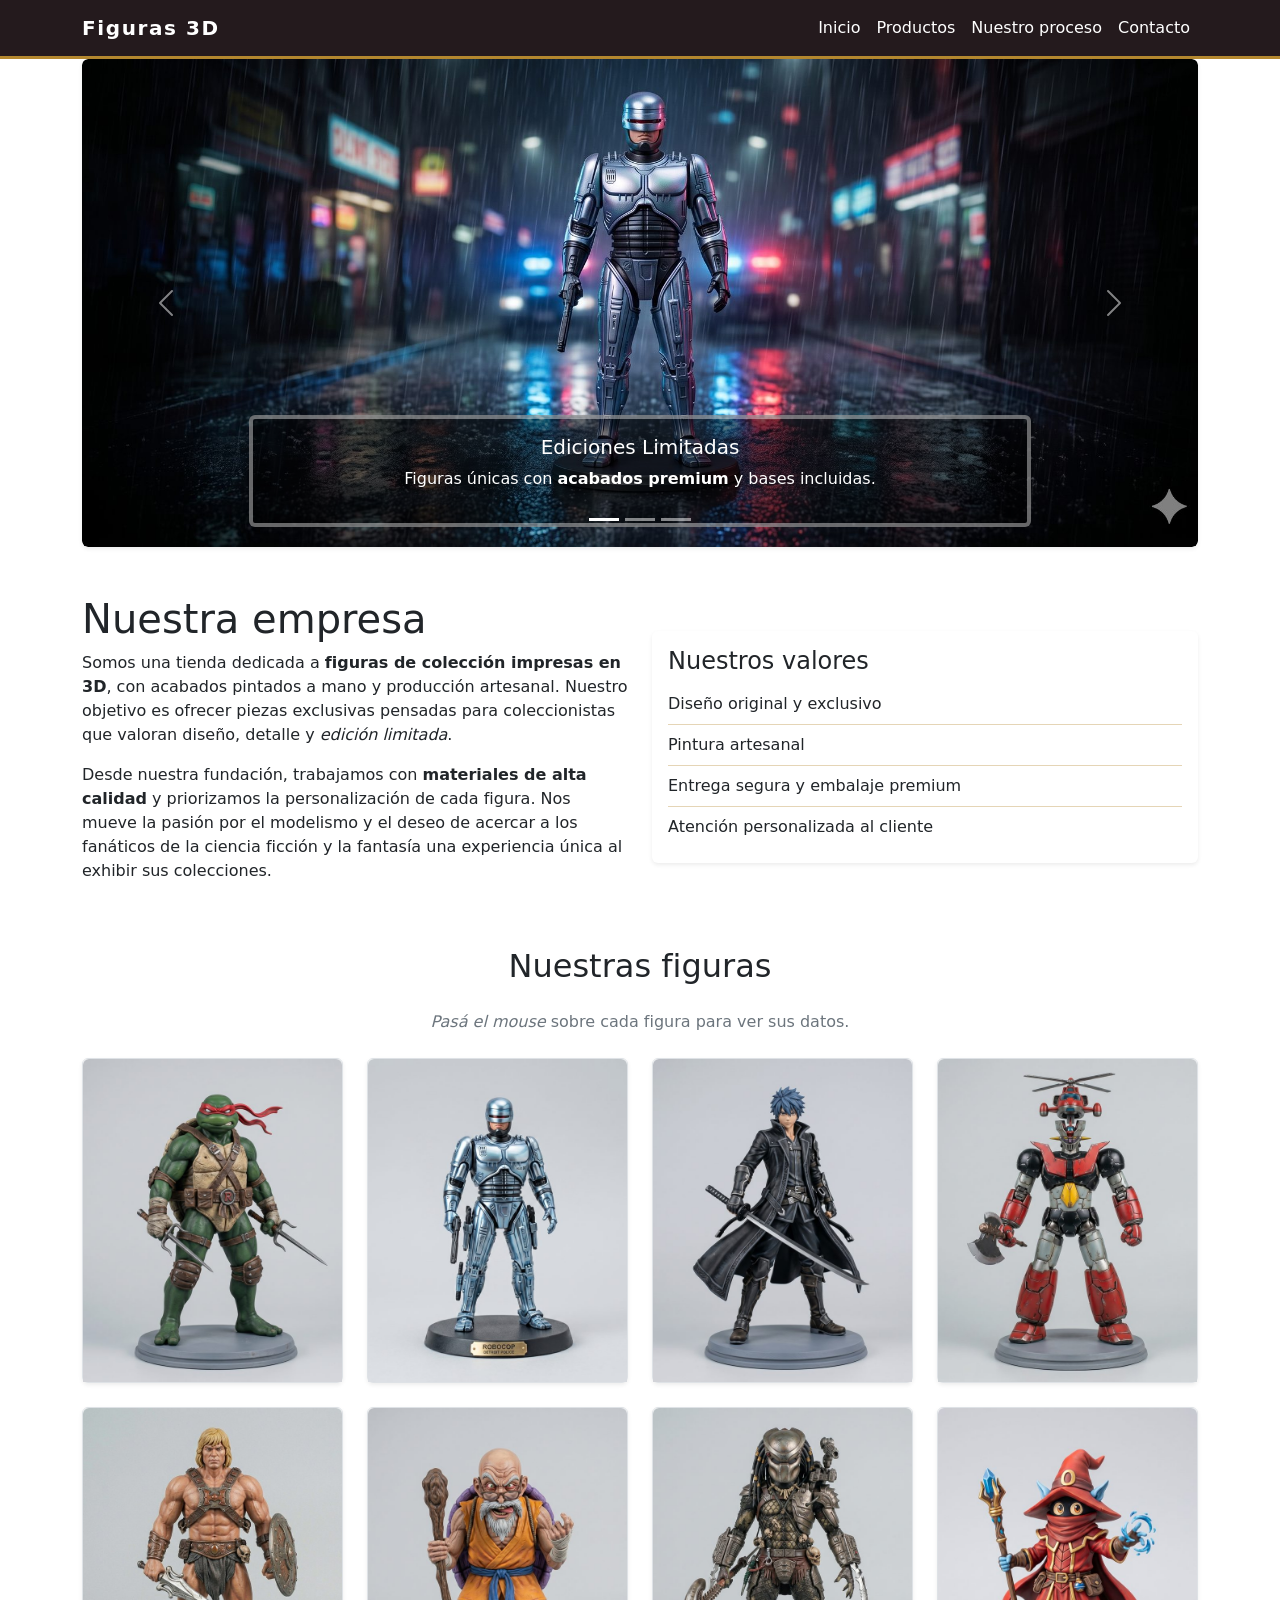
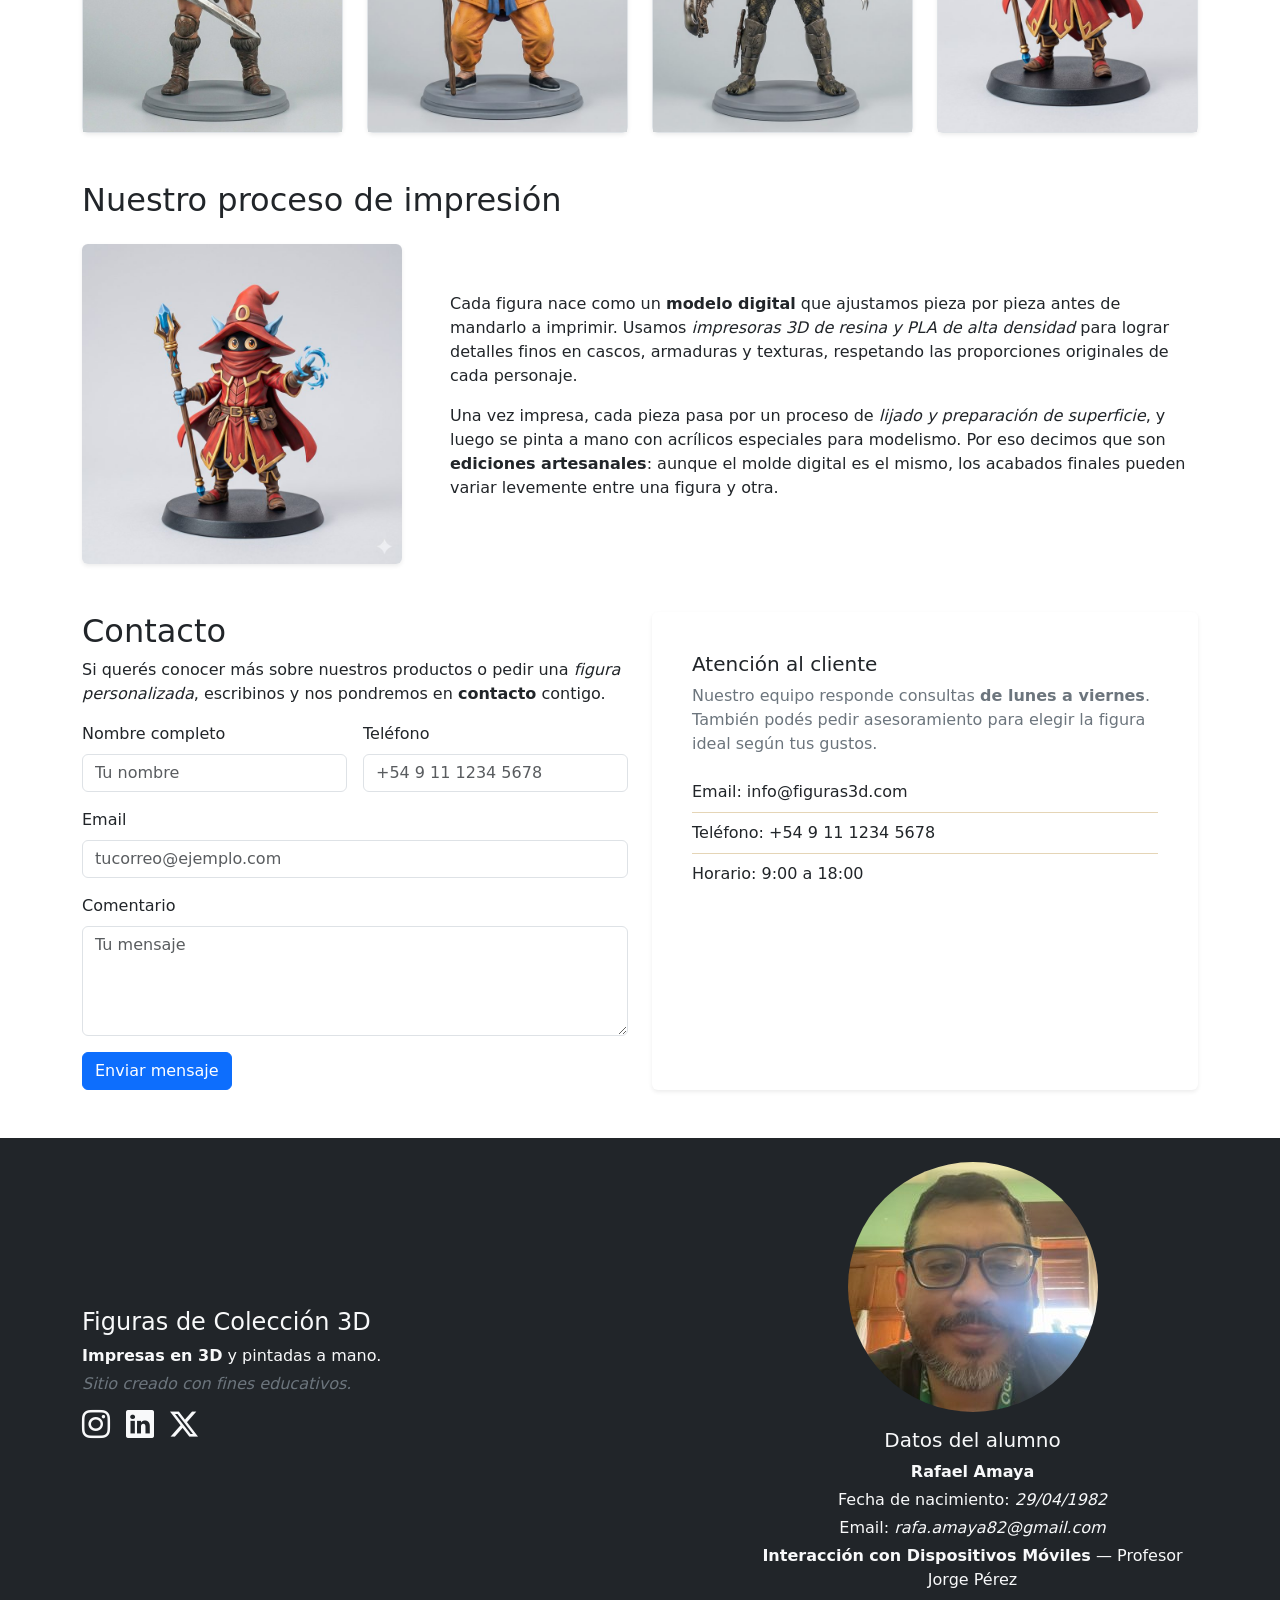
<file: index.html>
<!DOCTYPE html>
<html lang="es">

<head>
    <meta charset="UTF-8">
    <meta name="viewport" content="width=device-width, initial-scale=1.0">
    <title>Figuras de Colección — Tienda</title>

    <!-- Bootstrap 5.3 vía CDN (jsDelivr)-->
    <link href="https://cdn.jsdelivr.net/npm/bootstrap@5.3.8/dist/css/bootstrap.min.css" rel="stylesheet"
        integrity="sha384-sRIl4kxILFvY47J16cr9ZwB07vP4J8+LH7qKQnuqkuIAvNWLzeN8tE5YBujZqJLB" crossorigin="anonymous">

    <!-- Bootstrap Icons (librería de íconos, CDN aparte de Bootstrap) -->
    <link rel="stylesheet" href="https://cdn.jsdelivr.net/npm/bootstrap-icons@1.11.3/font/bootstrap-icons.min.css">

    <!-- Mi hoja de estilos propia (va después de Bootstrap para poder pisarlo) -->
    <link rel="stylesheet" href="css/index.css">
</head>

<body>

    <!-- ===== NAVBAR ===== -->
    <header>
        <nav class="navbar navbar-expand-lg navbar-tienda">
            <div class="container">
                <a class="navbar-brand" href="index.html">Figuras 3D</a>
                <button class="navbar-toggler" type="button" data-bs-toggle="collapse" data-bs-target="#navMenu">
                    <span class="navbar-toggler-icon"></span>
                </button>
                <div class="collapse navbar-collapse" id="navMenu">
                    <ul class="navbar-nav ms-auto">
                        <li class="nav-item"><a class="nav-link" href="index.html">Inicio</a></li>
                        <li class="nav-item"><a class="nav-link" href="#productos">Productos</a></li>
                        <li class="nav-item"><a class="nav-link" href="#libre">Nuestro proceso</a></li>
                        <li class="nav-item"><a class="nav-link" href="#contacto">Contacto</a></li>
                    </ul>
                </div>
            </div>
        </nav>

        <section id="carousel" class="mb-0">
            <div class="container">
                <div id="promosCarousel" class="carousel slide" data-bs-ride="carousel">
                    <div class="carousel-indicators">
                        <button type="button" data-bs-target="#promosCarousel" data-bs-slide-to="0"
                            class="active"></button>
                        <button type="button" data-bs-target="#promosCarousel" data-bs-slide-to="1"></button>
                        <button type="button" data-bs-target="#promosCarousel" data-bs-slide-to="2"></button>
                    </div>
                    <div class="carousel-inner rounded shadow-sm">
                        <div class="carousel-item active">
                            <img src="img/carousel/banner-robocop.jpg" class="d-block w-100"
                                alt="RoboCop edición especial">
                            <div class="carousel-caption d-none d-md-block bg-black bg-opacity-50 rounded p-3">
                                <h5>Ediciones Limitadas</h5>
                                <p>Figuras únicas con <strong>acabados premium</strong> y bases incluidas.</p>
                            </div>
                        </div>
                        <div class="carousel-item">
                            <img src="img/carousel/banner-mazinger.jpg" class="d-block w-100"
                                alt="Mazinger Z figura premium">
                            <div class="carousel-caption d-none d-md-block bg-black bg-opacity-50 rounded p-3">
                                <h5>Colores originales</h5>
                                <p><em>Modelos pintados a mano</em> con los tonos del personaje.</p>
                            </div>
                        </div>
                        <div class="carousel-item">
                            <img src="img/carousel/banner-heman.jpg" class="d-block w-100"
                                alt="He-Man figura de colección">
                            <div class="carousel-caption d-none d-md-block bg-black bg-opacity-50 rounded p-3">
                                <h5>Regalos para fans</h5>
                                <p>El <strong>complemento ideal</strong> para cualquier vitrina de colección.</p>
                            </div>
                        </div>
                    </div>
                    <button class="carousel-control-prev" type="button" data-bs-target="#promosCarousel"
                        data-bs-slide="prev">
                        <span class="carousel-control-prev-icon"></span>
                        <span class="visually-hidden">Anterior</span>
                    </button>
                    <button class="carousel-control-next" type="button" data-bs-target="#promosCarousel"
                        data-bs-slide="next">
                        <span class="carousel-control-next-icon"></span>
                        <span class="visually-hidden">Siguiente</span>
                    </button>
                </div>
            </div>
        </section>
    </header>

    <!-- ===== CONTENIDO PRINCIPAL ===== -->
    <main class="container mt-5">

        <section id="introduccion" class="mb-5">
            <div class="row gy-4 align-items-center">
                <div class="col-lg-6">
                    <h1>Nuestra empresa</h1>
                    <p>Somos una tienda dedicada a <strong>figuras de colección impresas en 3D</strong>, con acabados
                        pintados a mano y producción artesanal. Nuestro objetivo es ofrecer piezas exclusivas pensadas
                        para coleccionistas que valoran diseño, detalle y <em>edición limitada</em>.</p>
                    <p>Desde nuestra fundación, trabajamos con <strong>materiales de alta calidad</strong> y priorizamos
                        la personalización de cada figura. Nos mueve la pasión por el modelismo y el deseo de acercar a
                        los fanáticos de la ciencia ficción y la fantasía una experiencia única al exhibir sus
                        colecciones.</p>
                </div>
                <div class="col-lg-6">
                    <div class="card border-0 shadow-sm text-dark">
                        <div class="card-body">
                            <h2 class="h4">Nuestros valores</h2>
                            <ul class="list-group list-group-flush">
                                <li class="list-group-item">Diseño original y exclusivo</li>
                                <li class="list-group-item">Pintura artesanal</li>
                                <li class="list-group-item">Entrega segura y embalaje premium</li>
                                <li class="list-group-item">Atención personalizada al cliente</li>
                            </ul>
                        </div>
                    </div>
                </div>
            </div>
        </section>

        <!-- ===== SECCIÓN 2: PRODUCTOS ===== -->
        <section id="productos" class="my-5">

            <h2 class="text-center my-4">Nuestras figuras</h2>
            <p class="text-center text-secondary mb-4 d-none d-lg-block"><em>Pasá el mouse</em> sobre cada figura para
                ver sus datos.</p>

            <div class="row g-4">

                <div class="col-12 col-md-6 col-lg-4 col-xl-3">
                    <div class="border rounded shadow-sm h-100 producto">
                        <img src="img/productos/tortuga-ninja.jpg" class="img-fluid"
                            alt="Figura de colección de la Tortuga Ninja Raphael">
                        <div class="producto-info text-center">
                            <h3>Raphael</h3>
                            <p><strong>Figura impresa en 3D y pintada a mano.</strong> <em>Edición limitada</em>
                                coleccionista de 18 cm de alto.</p>
                            <p><strong class="fs-4">$574.977</strong></p>
                            <a href="producto-detalle.html" class="btn btn-success">Comprar</a>
                        </div>
                    </div>
                </div>

                <div class="col-12 col-md-6 col-lg-4 col-xl-3">
                    <div class="border rounded shadow-sm h-100 producto">
                        <img src="img/productos/robocop.jpg" class="img-fluid" alt="Figura de colección de RoboCop">
                        <div class="producto-info text-center">
                            <h3>RoboCop <span class="badge text-bg-success align-middle">Nuevo</span></h3>
                            <p><strong>Figura impresa en 3D y pintada a mano.</strong> Réplica detallada del
                                <em>policía cibernético de Detroit</em>, 20 cm de alto.</p>
                            <p><strong class="fs-4">$735.977</strong></p>
                            <a href="producto-detalle.html" class="btn btn-success">Comprar</a>
                        </div>
                    </div>
                </div>

                <div class="col-12 col-md-6 col-lg-4 col-xl-3">
                    <div class="border rounded shadow-sm h-100 producto">
                        <img src="img/productos/espadachin-azul.jpg" class="img-fluid"
                            alt="Figura de colección de un espadachín de cabello azul">
                        <div class="producto-info text-center">
                            <h3>Espadachín Sombrío</h3>
                            <p><strong>Figura impresa en 3D y pintada a mano.</strong> <em>Guerrero de abrigo negro y
                                katana</em>, 19 cm de alto.</p>
                            <p><strong class="fs-4">$528.977</strong></p>
                            <a href="producto-detalle.html" class="btn btn-success">Comprar</a>
                        </div>
                    </div>
                </div>

                <div class="col-12 col-md-6 col-lg-4 col-xl-3">
                    <div class="border rounded shadow-sm h-100 producto">
                        <img src="img/productos/mazinger.jpg" class="img-fluid" alt="Figura de colección de Mazinger Z">
                        <div class="producto-info text-center">
                            <h3>Mazinger Z</h3>
                            <p><strong>Figura impresa en 3D y pintada a mano.</strong> <em>El clásico robot rojo y
                                negro</em> del anime, 21 cm de alto.</p>
                            <p><strong class="fs-4">$804.977</strong></p>
                            <a href="producto-detalle.html" class="btn btn-success">Comprar</a>
                        </div>
                    </div>
                </div>

                <div class="col-12 col-md-6 col-lg-4 col-xl-3">
                    <div class="border rounded shadow-sm h-100 producto">
                        <img src="img/productos/he-man.jpg" class="img-fluid" alt="Figura de colección de He-Man">
                        <div class="producto-info text-center">
                            <h3>He-Man <span class="badge text-bg-danger align-middle">Oferta</span></h3>
                            <p><strong>Figura impresa en 3D y pintada a mano.</strong> <em>El héroe de Eternia</em> con
                                su espada de poder, 20 cm de alto.</p>
                            <p><strong class="fs-4">$367.977</strong></p>
                            <a href="producto-detalle.html" class="btn btn-success">Comprar</a>
                        </div>
                    </div>
                </div>

                <div class="col-12 col-md-6 col-lg-4 col-xl-3">
                    <div class="border rounded shadow-sm h-100 producto">
                        <img src="img/productos/maestro-artes-marciales.jpg" class="img-fluid"
                            alt="Figura de colección de un maestro de artes marciales">
                        <div class="producto-info text-center">
                            <h3>Maestro Roshi</h3>
                            <p><strong>Figura impresa en 3D y pintada a mano.</strong> <em>El sabio maestro de artes
                                marciales</em> con su bastón, 17 cm de alto.</p>
                            <p><strong class="fs-4">$459.977</strong></p>
                            <a href="producto-detalle.html" class="btn btn-success">Comprar</a>
                        </div>
                    </div>
                </div>

                <div class="col-12 col-md-6 col-lg-4 col-xl-3">
                    <div class="border rounded shadow-sm h-100 producto">
                        <img src="img/productos/depredador.jpg" class="img-fluid"
                            alt="Figura de colección del Depredador">
                        <div class="producto-info text-center">
                            <h3>Depredador</h3>
                            <p><strong>Figura impresa en 3D y pintada a mano.</strong> <em>El cazador alienígena</em>
                                con armadura y armas, 22 cm de alto.</p>
                            <p><strong class="fs-4">$850.977</strong></p>
                            <a href="producto-detalle.html" class="btn btn-success">Comprar</a>
                        </div>
                    </div>
                </div>

                <div class="col-12 col-md-6 col-lg-4 col-xl-3">
                    <div class="border rounded shadow-sm h-100 producto">
                        <img src="img/productos/mago.jpg" class="img-fluid" alt="Figura de colección de Orco">
                        <div class="producto-info text-center">
                            <h3>Orco</h3>
                            <p><strong>Figura impresa en 3D y pintada a mano.</strong> <em>Pequeño hechicero</em> de
                                sombrero rojo y báculo mágico, 15 cm de alto.</p>
                            <p><strong class="fs-4">$413.977</strong></p>
                            <a href="producto-detalle.html" class="btn btn-success">Comprar</a>
                        </div>
                    </div>
                </div>

            </div>

        </section>

        <!-- ===== SECCIÓN 3: SECCIÓN LIBRE ===== -->
        <section id="libre" class="my-5">
            <h2 class="mb-4">Nuestro proceso de impresión</h2>
            <div class="d-flex flex-column flex-md-row align-items-center">
                <div class="flex-shrink-0 mb-4 mb-md-0 me-md-4 me-lg-5">
                    <img src="img/productos/mago.jpg" class="img-fluid rounded shadow-sm proceso-img"
                        alt="Figura de colección en proceso de pintado a mano">
                </div>
                <div>
                    <p>Cada figura nace como un <strong>modelo digital</strong> que ajustamos pieza por pieza antes de
                        mandarlo a imprimir. Usamos <em>impresoras 3D de resina y PLA de alta densidad</em> para lograr
                        detalles finos en cascos, armaduras y texturas, respetando las proporciones originales de cada
                        personaje.</p>
                    <p>Una vez impresa, cada pieza pasa por un proceso de <em>lijado y preparación de superficie</em>, y
                        luego se pinta a mano con acrílicos especiales para modelismo. Por eso decimos que son
                        <strong>ediciones artesanales</strong>: aunque el molde digital es el mismo, los acabados
                        finales pueden variar levemente entre una figura y otra.</p>
                </div>
            </div>
        </section>

        <!-- ===== SECCIÓN 4: CONTACTO ===== -->
        <section id="contacto" class="mb-5">
            <div class="row gy-4">
                <div class="col-lg-6">
                    <h2>Contacto</h2>
                    <p>Si querés conocer más sobre nuestros productos o pedir una <em>figura personalizada</em>,
                        escribinos y nos pondremos en <strong>contacto</strong> contigo.</p>
                    <form method="get" action="#">
                        <div class="row g-3 mb-3">
                            <div class="col-sm-6">
                                <label for="nombre" class="form-label">Nombre completo</label>
                                <input type="text" class="form-control" id="nombre" placeholder="Tu nombre">
                            </div>
                            <div class="col-sm-6">
                                <label for="telefono" class="form-label">Teléfono</label>
                                <input type="tel" class="form-control" id="telefono" placeholder="+54 9 11 1234 5678">
                            </div>
                        </div>
                        <div class="mb-3">
                            <label for="email" class="form-label">Email</label>
                            <input type="email" class="form-control" id="email" placeholder="tucorreo@ejemplo.com">
                        </div>
                        <div class="mb-3">
                            <label for="comentario" class="form-label">Comentario</label>
                            <textarea class="form-control" id="comentario" rows="4" placeholder="Tu mensaje"></textarea>
                        </div>
                        <button type="submit" class="btn btn-primary">Enviar mensaje</button>
                    </form>
                </div>
                <div class="col-lg-6">
                    <div class="card border-0 shadow-sm p-4 h-100">
                        <div class="card-body">
                            <h3 class="h5">Atención al cliente</h3>
                            <p class="text-secondary">Nuestro equipo responde consultas <strong>de lunes a
                                viernes</strong>. También podés pedir asesoramiento para elegir la figura ideal según
                                tus gustos.</p>
                            <ul class="list-group list-group-flush">
                                <li class="list-group-item">Email: info@figuras3d.com</li>
                                <li class="list-group-item">Teléfono: +54 9 11 1234 5678</li>
                                <li class="list-group-item">Horario: 9:00 a 18:00</li>
                            </ul>
                        </div>
                    </div>
                </div>
            </div>
        </section>

    </main>

    <!-- ===== FOOTER ===== -->
    <footer class="bg-dark text-light py-4 mt-4">
        <div class="container">
            <div class="row align-items-center g-4 ">

                <div class="col-12 col-md-7">
                    <h2 class="h4">Figuras de Colección 3D</h2>
                    <p class="mb-1"><strong>Impresas en 3D</strong> y pintadas a mano.</p>
                    <p class="mb-2 text-secondary"><em>Sitio creado con fines educativos.</em></p>
                    <div class="d-flex gap-3 fs-3 justify-content-center justify-content-md-start">
                        <a href="https://www.instagram.com/rafi.amaya/" class="text-light" aria-label="Instagram"
                            target="_blank" rel="noopener noreferrer"><i class="bi bi-instagram"></i></a>
                        <a href="https://www.linkedin.com/in/rafael-amaya/" class="text-light" aria-label="LinkedIn"
                            target="_blank" rel="noopener noreferrer"><i class="bi bi-linkedin"></i></a>
                        <a href="https://x.com/RafaAmaya82" class="text-light" aria-label="X" target="_blank"
                            rel="noopener noreferrer"><i class="bi bi-twitter-x"></i></a>
                    </div>
                </div>

                <div class="col-12 col-md-5 text-center">
                    <img src="img/foto-perfil.jpg" width="250" class="rounded-circle mb-3" alt="Foto de Rafael Amaya">
                    <h3 class="h5">Datos del alumno</h3>
                    <p class="mb-1"><strong>Rafael Amaya</strong></p>
                    <p class="mb-1">Fecha de nacimiento: <em>29/04/1982</em></p>
                    <p class="mb-1">Email: <em>rafa.amaya82@gmail.com</em></p>
                    <p class="mb-0"><strong>Interacción con Dispositivos Móviles</strong> — Profesor Jorge Pérez</p>
                </div>

            </div>
        </div>
    </footer>

    <!-- Bootstrap JS (bundle) vía CDN-->
    <script src="https://cdn.jsdelivr.net/npm/bootstrap@5.3.8/dist/js/bootstrap.bundle.min.js"
        integrity="sha384-FKyoEForCGlyvwx9Hj09JcYn3nv7wiPVlz7YYwJrWVcXK/BmnVDxM+D2scQbITxI"
        crossorigin="anonymous"></script>

</body>

</html>
</file>
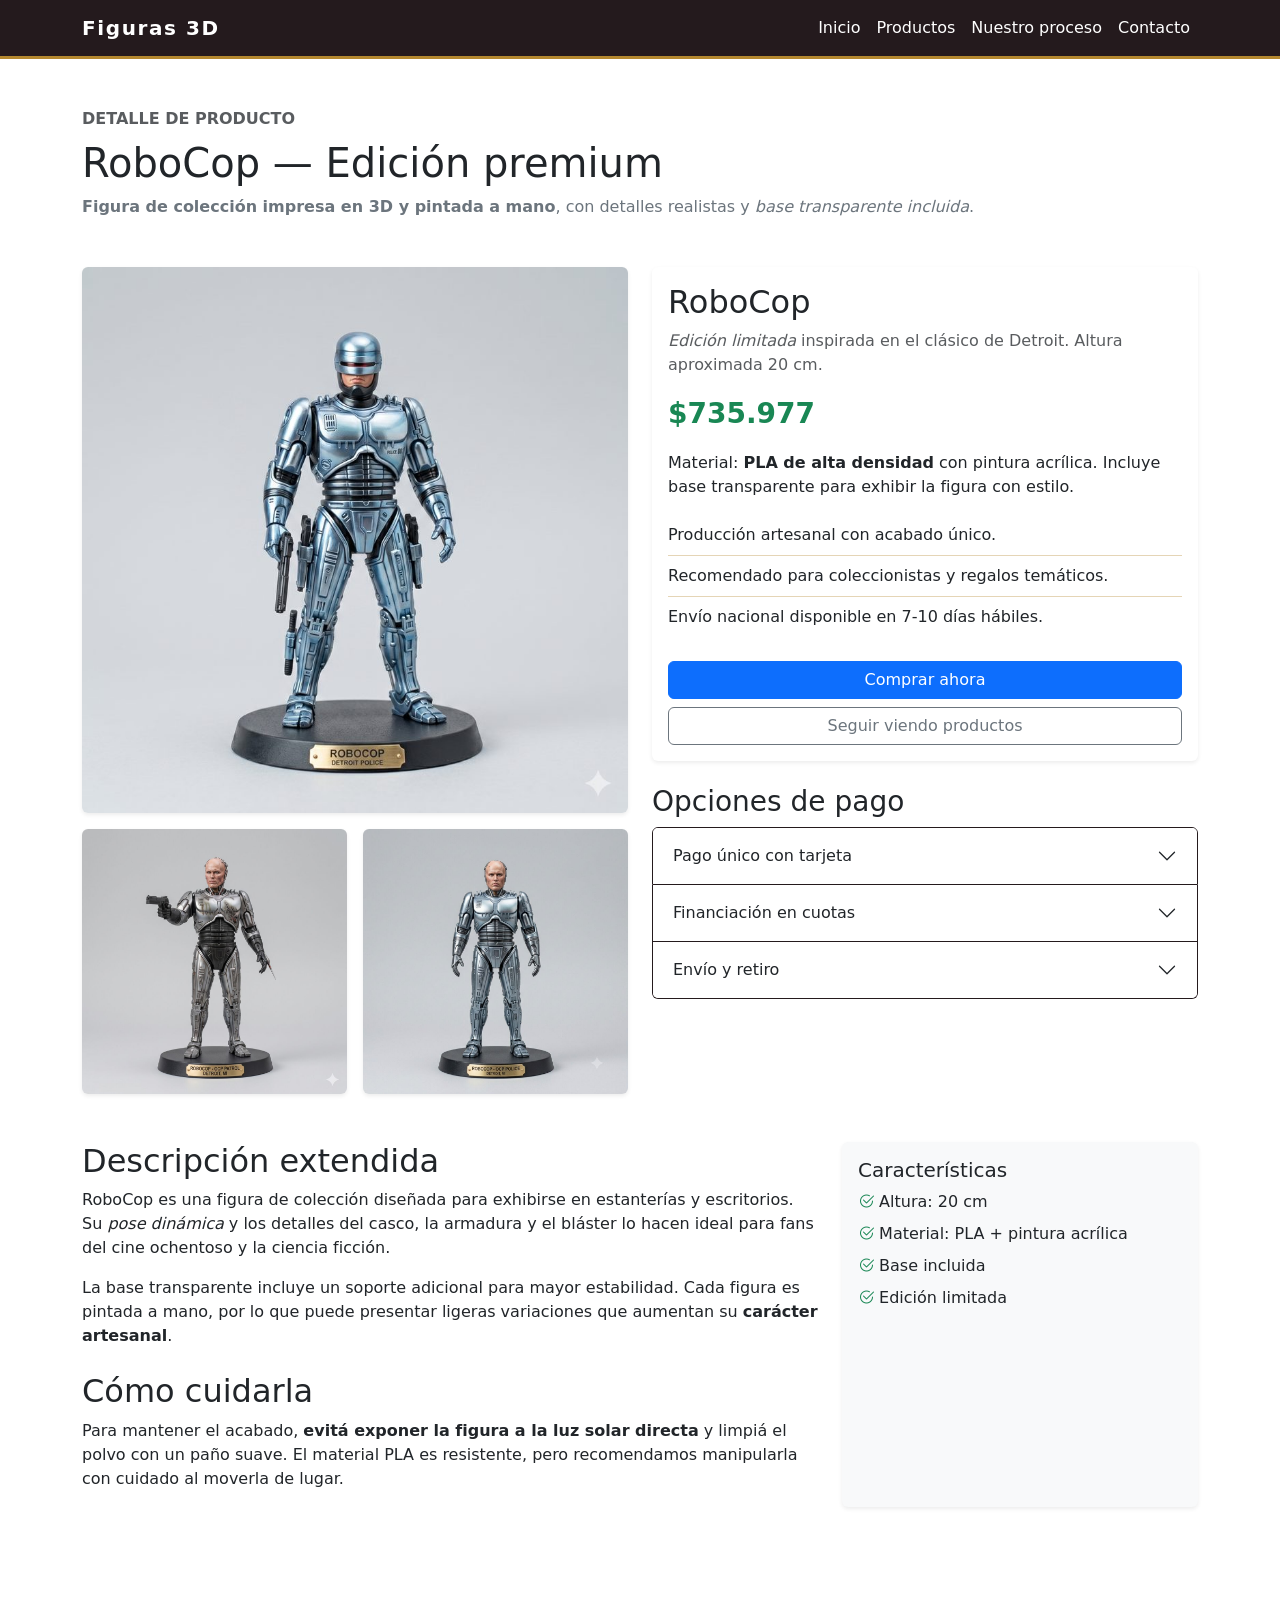
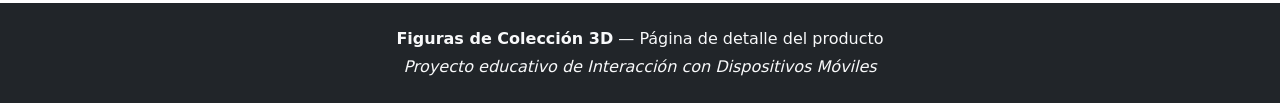
<file: producto-detalle.html>
<!DOCTYPE html>
<html lang="es">
<head>
    <meta charset="UTF-8">
    <meta name="viewport" content="width=device-width, initial-scale=1.0">
    <title>Detalle del producto — Figuras de Colección 3D</title>

    <link href="https://cdn.jsdelivr.net/npm/bootstrap@5.3.8/dist/css/bootstrap.min.css" rel="stylesheet" integrity="sha384-sRIl4kxILFvY47J16cr9ZwB07vP4J8+LH7qKQnuqkuIAvNWLzeN8tE5YBujZqJLB" crossorigin="anonymous">
    <link rel="stylesheet" href="https://cdn.jsdelivr.net/npm/bootstrap-icons@1.11.3/font/bootstrap-icons.min.css">
    <link rel="stylesheet" href="css/detalle.css">
</head>
<body>

    <header>
        <nav class="navbar navbar-expand-lg navbar-tienda">
            <div class="container">
                <a class="navbar-brand" href="index.html">Figuras 3D</a>
                <button class="navbar-toggler" type="button" data-bs-toggle="collapse" data-bs-target="#navMenu">
                    <span class="navbar-toggler-icon"></span>
                </button>
                <div class="collapse navbar-collapse" id="navMenu">
                    <ul class="navbar-nav ms-auto">
                        <li class="nav-item"><a class="nav-link" href="index.html">Inicio</a></li>
                        <li class="nav-item"><a class="nav-link" href="index.html#productos">Productos</a></li>
                        <li class="nav-item"><a class="nav-link" href="index.html#libre">Nuestro proceso</a></li>
                        <li class="nav-item"><a class="nav-link" href="index.html#contacto">Contacto</a></li>
                    </ul>
                </div>
            </div>
        </nav>
    </header>

    <main class="container py-5">
        <section class="mb-5">
            <p class="text-uppercase text-muted mb-2"><strong>Detalle de producto</strong></p>
            <h1>RoboCop — Edición premium</h1>
            <p class="text-secondary"><strong>Figura de colección impresa en 3D y pintada a mano</strong>, con detalles realistas y <em>base transparente incluida</em>.</p>
        </section>

        <section class="row gy-4 align-items-start">
            <div class="col-lg-6">
                <div class="row g-3">
                    <div class="col-12">
                        <img src="img/productos/robocop.jpg" class="img-fluid rounded shadow-sm" alt="Figura de RoboCop">
                    </div>
                    <div class="col-6">
                        <img src="img/detalle/robocop-detalle-1.jpg" class="img-fluid rounded shadow-sm" alt="Figura de RoboCop, vista frontal con arma">
                    </div>
                    <div class="col-6">
                        <img src="img/detalle/robocop-detalle-2.jpg" class="img-fluid rounded shadow-sm" alt="Figura de RoboCop, vista frontal completa">
                    </div>
                </div>
            </div>
            <div class="col-lg-6">
                <div class="card shadow-sm border-0">
                    <div class="card-body">
                        <h2 class="card-title">RoboCop</h2>
                        <p class="text-muted"><em>Edición limitada</em> inspirada en el clásico de Detroit. Altura aproximada 20 cm.</p>
                        <p class="fs-3 text-success"><strong>$735.977</strong></p>
                        <p>Material: <strong>PLA de alta densidad</strong> con pintura acrílica. Incluye base transparente para exhibir la figura con estilo.</p>

                        <ul class="list-group list-group-flush mb-4">
                            <li class="list-group-item">Producción artesanal con acabado único.</li>
                            <li class="list-group-item">Recomendado para coleccionistas y regalos temáticos.</li>
                            <li class="list-group-item">Envío nacional disponible en 7-10 días hábiles.</li>
                        </ul>

                        <a href="index.html#productos" class="btn btn-primary w-100 mb-2">Comprar ahora</a>
                        <a href="index.html" class="btn btn-outline-secondary w-100">Seguir viendo productos</a>
                    </div>
                </div>

                <div class="mt-4">
                    <h3>Opciones de pago</h3>
                    <div class="accordion" id="accordionPagos">
                        <div class="accordion-item">
                            <div class="accordion-header" id="headingOne">
                                <button class="accordion-button collapsed" type="button" data-bs-toggle="collapse" data-bs-target="#collapseOne">
                                    Pago único con tarjeta
                                </button>
                            </div>
                            <div id="collapseOne" class="accordion-collapse collapse" data-bs-parent="#accordionPagos">
                                <div class="accordion-body">
                                    Aceptamos tarjetas de crédito y débito de todas las marcas principales. Pago seguro con encriptación SSL.
                                </div>
                            </div>
                        </div>
                        <div class="accordion-item">
                            <div class="accordion-header" id="headingTwo">
                                <button class="accordion-button collapsed" type="button" data-bs-toggle="collapse" data-bs-target="#collapseTwo">
                                    Financiación en cuotas
                                </button>
                            </div>
                            <div id="collapseTwo" class="accordion-collapse collapse" data-bs-parent="#accordionPagos">
                                <div class="accordion-body">
                                    Hasta 3 cuotas sin interés según el banco. Opción de 6 cuotas con interés fijo para compras superiores a $500.000.
                                </div>
                            </div>
                        </div>
                        <div class="accordion-item">
                            <div class="accordion-header" id="headingThree">
                                <button class="accordion-button collapsed" type="button" data-bs-toggle="collapse" data-bs-target="#collapseThree">
                                    Envío y retiro
                                </button>
                            </div>
                            <div id="collapseThree" class="accordion-collapse collapse" data-bs-parent="#accordionPagos">
                                <div class="accordion-body">
                                    Retiro en punto acordado o envío con seguimiento. Embalaje seguro para que la figura llegue sin golpes.
                                </div>
                            </div>
                        </div>
                    </div>
                </div>
            </div>
        </section>

        <div class="mt-5">
            <div class="row g-4">
                <div class="col-lg-8">
                    <article>
                        <h2>Descripción extendida</h2>
                        <p>RoboCop es una figura de colección diseñada para exhibirse en estanterías y escritorios. Su <em>pose dinámica</em> y los detalles del casco, la armadura y el bláster lo hacen ideal para fans del cine ochentoso y la ciencia ficción.</p>
                        <p>La base transparente incluye un soporte adicional para mayor estabilidad. Cada figura es pintada a mano, por lo que puede presentar ligeras variaciones que aumentan su <strong>carácter artesanal</strong>.</p>
                    </article>
                    <article class="mt-4">
                        <h2>Cómo cuidarla</h2>
                        <p>Para mantener el acabado, <strong>evitá exponer la figura a la luz solar directa</strong> y limpiá el polvo con un paño suave. El material PLA es resistente, pero recomendamos manipularla con cuidado al moverla de lugar.</p>
                    </article>
                </div>
                <aside class="col-lg-4">
                    <div class="card h-100 bg-light border-0 shadow-sm">
                        <div class="card-body">
                            <h3 class="h5">Características</h3>
                            <ul class="list-unstyled mb-0">
                                <li class="mb-2"><i class="bi bi-check2-circle text-success"></i> Altura: 20 cm</li>
                                <li class="mb-2"><i class="bi bi-check2-circle text-success"></i> Material: PLA + pintura acrílica</li>
                                <li class="mb-2"><i class="bi bi-check2-circle text-success"></i> Base incluida</li>
                                <li><i class="bi bi-check2-circle text-success"></i> Edición limitada</li>
                            </ul>
                        </div>
                    </div>
                </aside>
            </div>
        </div>
    </main>

    <footer class="bg-dark text-light py-4 mt-5">
        <div class="container text-center">
            <p class="mb-1"><strong>Figuras de Colección 3D</strong> — Página de detalle del producto</p>
            <p class="mb-0"><em>Proyecto educativo de Interacción con Dispositivos Móviles</em></p>
        </div>
    </footer>

    <script src="https://cdn.jsdelivr.net/npm/bootstrap@5.3.8/dist/js/bootstrap.bundle.min.js" integrity="sha384-FKyoEForCGlyvwx9Hj09JcYn3nv7wiPVlz7YYwJrWVcXK/BmnVDxM+D2scQbITxI" crossorigin="anonymous"></script>
</body>
</html>
</file>
<file: css/index.css>
.badge {
    font-size: 0.65rem;
}

/* ============================================
   NAVBAR
   ============================================ */

.navbar-tienda {
    background-color: #241a1d;
    border-bottom: 3px solid #b4882f;
}

.navbar-brand,
.navbar-brand:hover {
    color: #ffffff;
    font-weight: 700;
    letter-spacing: 0.08em;
}

.navbar-tienda .nav-link {
    color: #ffffff;
}

.navbar-tienda .nav-link:hover {
    color: #b4882f;
}

/* El ícono de la hamburguesa es oscuro por defecto (pensado para fondos claros).
   Como nuestro fondo es oscuro, lo invertimos con un filtro CSS para que se vea blanco. */
.navbar-tienda .navbar-toggler-icon {
    filter: invert(1);
}

/* El borde del botón también es oscuro por defecto, por la misma razón.
   Lo aclaramos para que se distinga del fondo. */
.navbar-tienda .navbar-toggler {
    border-color: rgba(255, 255, 255, 0.55);
}

/* ============================================
   CAROUSEL
   ============================================ */

.carousel-caption {
    border: 4px solid rgba(255,255,255,0.4);
}

.carousel-item img {
    aspect-ratio: 16 / 7;
    object-fit: cover;
    object-position: top;
    border-radius: 0.375rem;
}
/* ============================================
   PASTILLA CON HOVER:
   ============================================ */

/* La pastilla es el "marco". position: relative para que la capa de datos se ubique respecto a ella. */
.producto {
    position: relative;
}

/* La imagen ocupa todo el ancho de la pastilla. */
.producto img {
    display: block;
    width: 100%;
    aspect-ratio: 4 / 5;   /* más alta que ancha (vertical) */
    object-fit: cover;     /* recorta para llenar sin deformar */
    border-radius: 0.375rem 0.375rem 0 0;
}

/* La capa de datos: cubre toda la pastilla, centrada, oculta al inicio */
.producto-info {
    position: absolute;
    inset: 0;
    display: flex;
    flex-direction: column;
    justify-content: center;
    align-items: center;
    gap: 0.5rem;
    padding: 1rem;
    background-color: rgba(255, 255, 255, 0.93);
    opacity: 0;
    transition: opacity 0.4s ease;
    border-radius: 0.375rem;
}

/* Al pasar el mouse por la pastilla, la capa de datos aparece */
.producto:hover .producto-info {
    opacity: 1;
}

/* En tablet y celular (menos de 993px) NO usamos hover,la info se muestra siempre, debajo de la imagen, como una tarjeta normal. */
@media (max-width: 992px) {

    .producto-info {
        position: static;        /* vuelve al flujo normal, debajo de la imagen */
        opacity: 1;              /* siempre visible */
        background-color: transparent;
    }
}

/* ============================================
   LIST GROUP
   ============================================ */

/* Le sacamos el borde gris default y separamos los ítems con una línea
   inferior fina en el color de acento del sitio. */
.list-group-item {
    border: none;
    border-bottom: 1px solid rgba(180, 136, 47, 0.35);
    padding-left: 0;
}

.list-group-item:last-child {
    border-bottom: none;
}

/* ============================================
   SECCIÓN LIBRE
   ============================================ */

/* Limitamos el ancho de la imagen para que no domine el bloque flex en pantallas grandes */
.proceso-img {
    width: 320px;
}
</file>
<file: css/detalle.css>
/* ============================================
   NAVBAR
   ============================================ */

.navbar-tienda {
    background-color: #241a1d;
    border-bottom: 3px solid #b4882f;
}

.navbar-brand,
.navbar-brand:hover {
    color: #ffffff;
    font-weight: 700;
    letter-spacing: 0.08em;
}

.navbar-tienda .nav-link {
    color: #ffffff;
}

.navbar-tienda .nav-link:hover {
    color: #b4882f;
}

/* El ícono de la hamburguesa es oscuro por defecto (pensado para fondos claros).
   Como nuestro fondo es oscuro, lo invertimos con un filtro CSS para que se vea blanco. */
.navbar-tienda .navbar-toggler-icon {
    filter: invert(1);
}

/* El borde del botón también es oscuro por defecto, por la misma razón.
   Lo aclaramos para que se distinga del fondo. */
.navbar-tienda .navbar-toggler {
    border-color: rgba(255, 255, 255, 0.55);
}

/* ============================================
   ACORDEÓN
   ============================================ */

.accordion-button:not(.collapsed) {
    background-color: #b4882f;
    color: #ffffff;
}


.accordion-button:not(.collapsed)::after {
    filter: invert(1) brightness(2);
}

.accordion-button:focus {
    box-shadow: 0 0 0 0.2rem rgba(180, 136, 47, 0.4);
}

.accordion-item {
    border-color: #241a1d;
}

/* ============================================
   LIST GROUP
   ============================================ */

/* Le sacamos el borde gris default y separamos los ítems con una línea inferior fina  */
.list-group-item {
    border: none;
    border-bottom: 1px solid rgba(180, 136, 47, 0.35);
    padding-left: 0;
}

.list-group-item:last-child {
    border-bottom: none;
}
</file>
